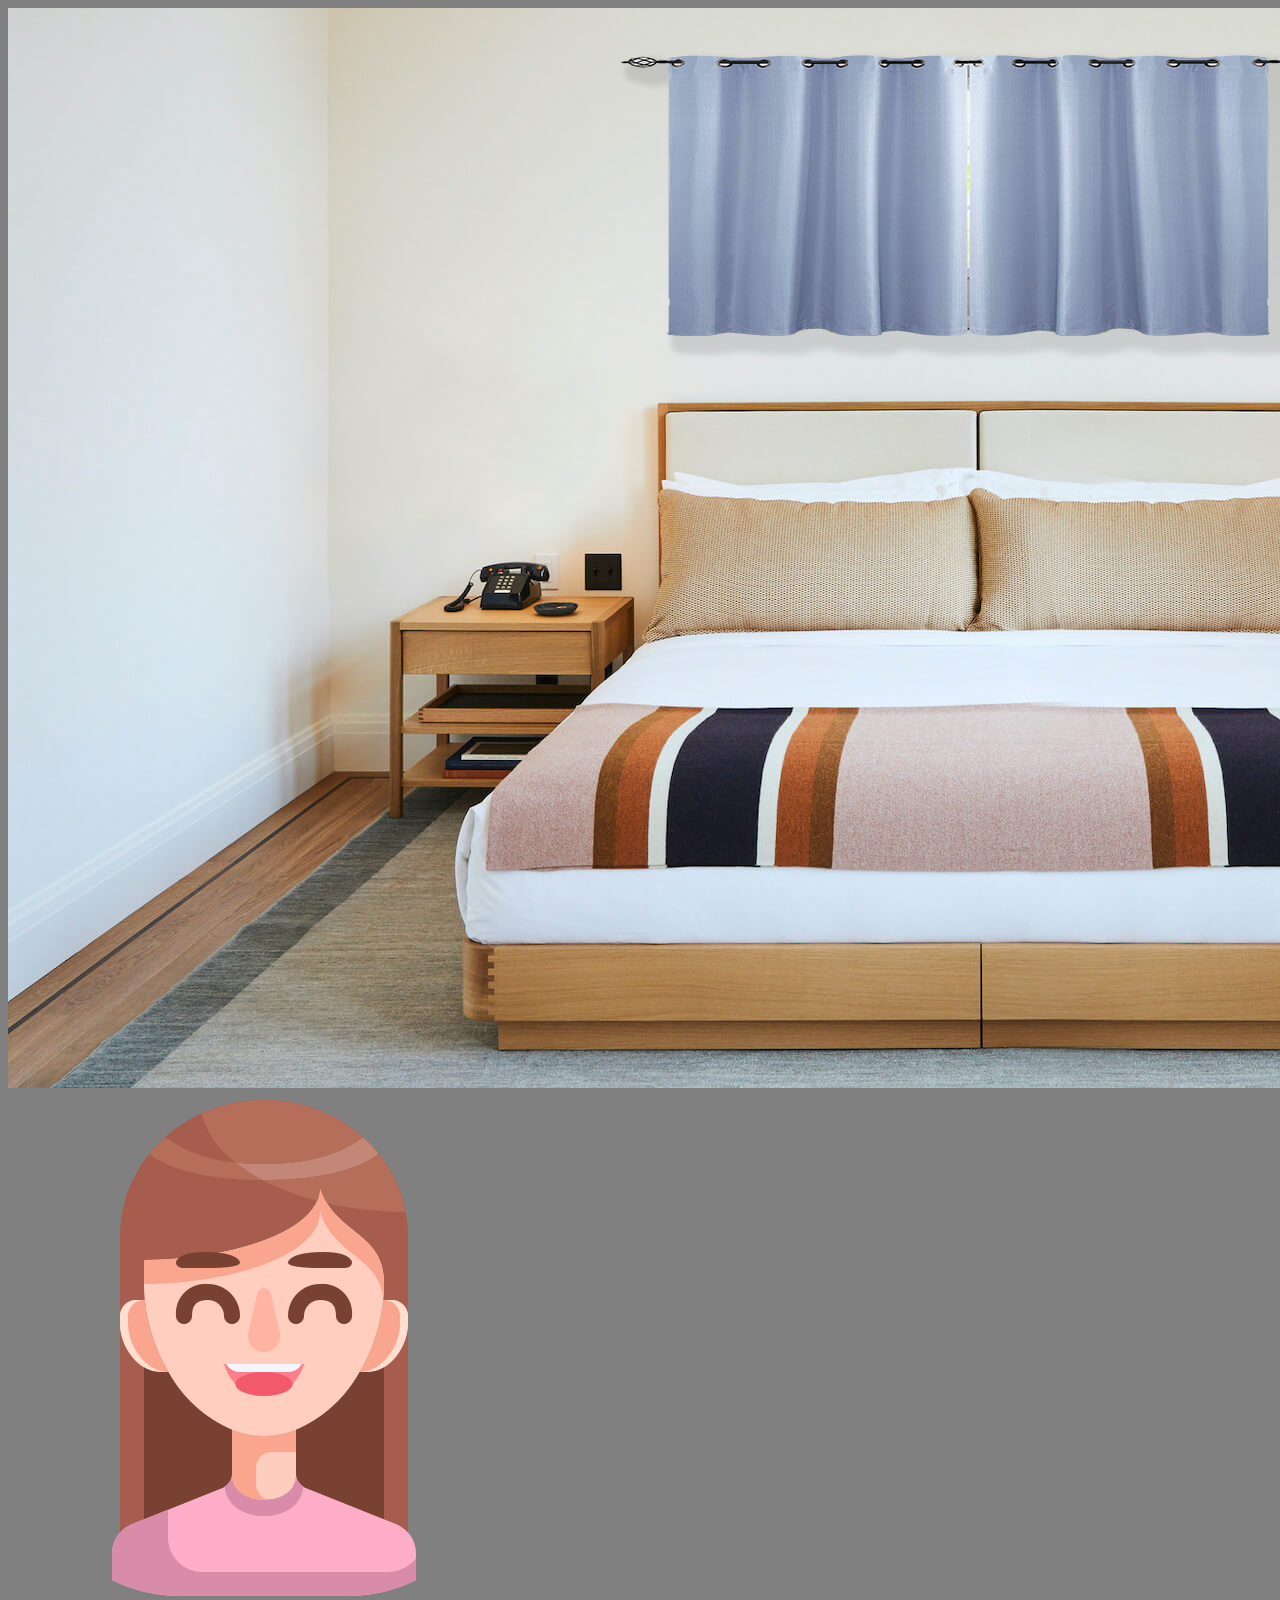
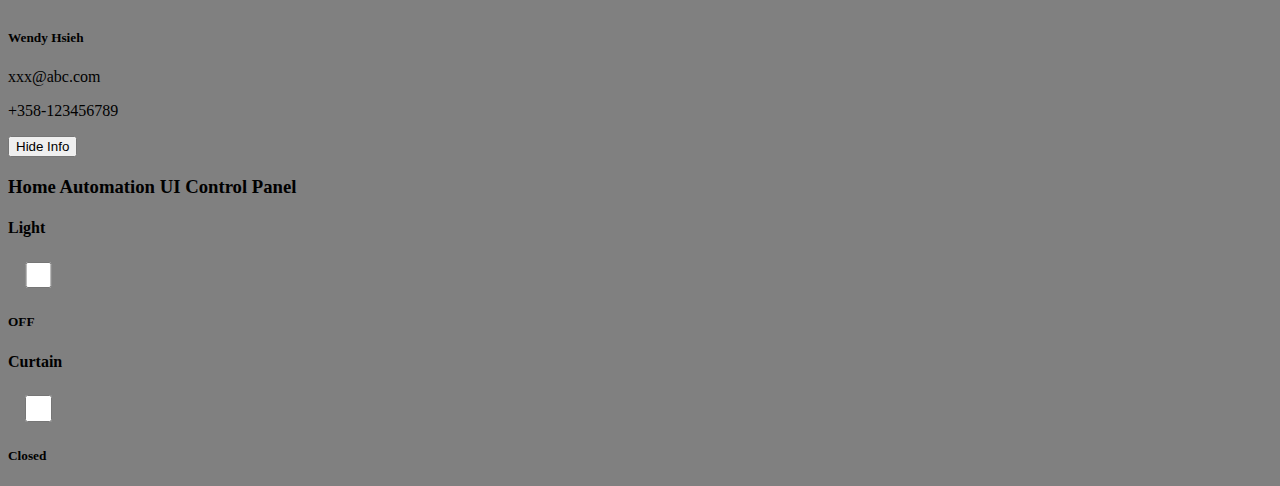
<file: index.html>
<!DOCTYPE html>
<html lang="en">
<head>
    <meta charset="UTF-8">
    <meta http-equiv="X-UA-Compatible" content="IE=edge">
    <meta name="viewport" content="width=device-width, initial-scale=1.0">
    <!-- Bootstrap CSS -->
    <link href="https://cdn.jsdelivr.net/npm/bootstrap@5.1.3/dist/css/bootstrap.min.css" rel="stylesheet" integrity="sha384-1BmE4kWBq78iYhFldvKuhfTAU6auU8tT94WrHftjDbrCEXSU1oBoqyl2QvZ6jIW3" crossorigin="anonymous">
    <!-- Custom CSS -->
    <link rel="stylesheet" href="./css/style.css">
    <link rel="icon" type="image/x-icon" href="./images/favicon.png">
    <title>Home Automation UI</title>
</head>
<body>
    <div class="container p-3">
        <div class="row img-overlay">
            <img id="room" src="./images/room-closed.jpg" />
            <img id="light-mask" class="overlay-source" src="./images/light-mask.svg" />
        </div>
        <div class="row p-3">
            <div class="row p-3">
                <div class="col-3">
                    <user-card name="Wendy Hsieh" avatar="./images/woman.png">
                        <div slot="email">xxx@abc.com</div>
                        <div slot="phone">+358-123456789</div>
                    </user-card>
                </div>
                <div class="col-1"></div>
                <div class="col-7 text-white">
                    <h3 class="mb-3">Home Automation UI Control Panel</h3>
                    <div class="row mt-4">
                        <div class="col-6">
                            <!-- Light Switch -->
                            <h4>Light</h4>
                            <div class="form-check form-switch">
                                <input class="form-check-input" type="checkbox" role="switch" id="switch-light">
                                <h5 class="form-check-label pt-2 mb-3" id="switch-light-label">OFF</h5>
                            </div>
                            <!-- Curtain Switch -->
                            <h4 class="mt-5">Curtain</h4>
                            <div class="form-check form-switch">
                                <input class="form-check-input" type="checkbox" role="switch" id="switch-curtain">
                                <h5 class="form-check-label pt-2" id="switch-curtain-label">Closed</h5>
                            </div>
                        </div>
                        <div id="color-picker" class="col-6">
                            <hex-color-picker color="#000"></hex-color-picker>
                            <hex-input color="#000"></hex-input>
                        </div>
                    </div>
                </div>
            </div>
        </div>
    </div>

    <!-- Bootstrap JavaScript Bundle with Popper -->
    <script src="https://cdn.jsdelivr.net/npm/bootstrap@5.1.3/dist/js/bootstrap.bundle.min.js" integrity="sha384-ka7Sk0Gln4gmtz2MlQnikT1wXgYsOg+OMhuP+IlRH9sENBO0LRn5q+8nbTov4+1p" crossorigin="anonymous"></script>
    <!-- Color Picker -->
    <script type="module" src="https://cdn.skypack.dev/vanilla-colorful"></script>
    <script type="module" src="https://cdn.skypack.dev/vanilla-colorful/hex-input.js"></script>
    <!-- Custom Components -->
    <script src="./js/components/userCard.js"></script>
    <script type="module" src="./js/app.js"></script>
</body>
</html>
</file>
<file: css/style.css>
body {
    background-color: grey;
}

.img-overlay {
    position: relative;
}

.overlay-source {
    position: absolute;
    left: 0px;
    top: 0px;
}

#room {
    z-index: -999;
}

#light-mask {
    z-index: -998;
    fill: green;
    stroke: blue;
    stroke-width: 2;
    /* filter: invert(42%) sepia(93%) saturate(1352%) hue-rotate(87deg) brightness(119%) contrast(119%); */
}

#color-picker {
    display: none;
    /* display: block; */
}

.form-check-input:checked{
    background-color: #ffc107;
}
.form-switch .form-check-input {
    width: 4em;
    height: 2em;
    margin-right: 1em;
}

hex-input::part(input) {
    display: block;
    box-sizing: border-box;
    width: 90px;
    margin: 20px 55px 0;
    padding: 6px;
    border: 1px solid #ddd;
    border-radius: 4px;
    background: #eee;
    outline: none;
    font: inherit;
    text-transform: uppercase;
    text-align: center;
    z-index: 999;
}

hex-input::part(input):focus {
    border-color: #4298ef;
    z-index: 999;
}

#flexSwitchCheckDefault {
    height: 2.5rem;
    width: 5rem;
}

.m-10 {
    margin: 10rem;
}
</file>
